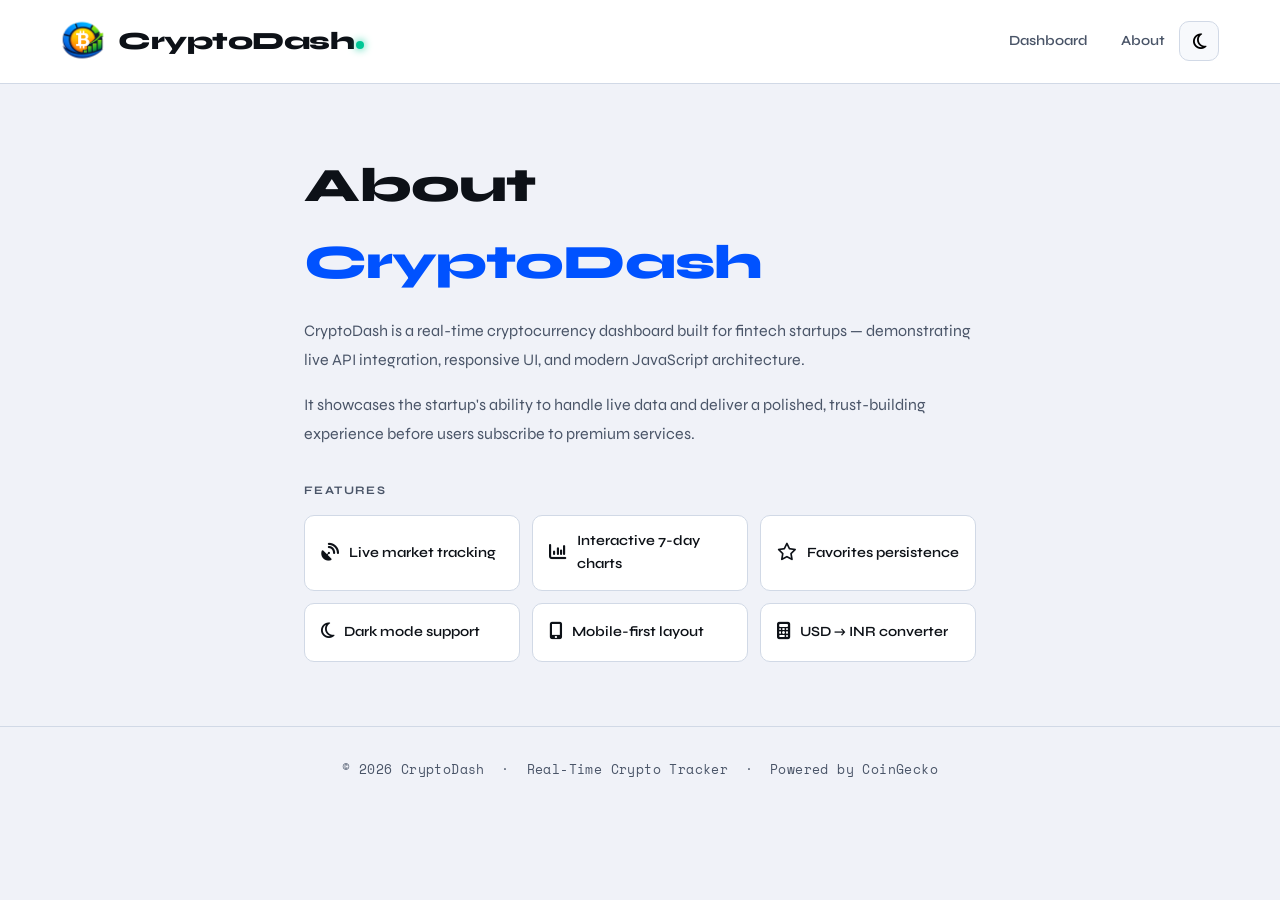
<file: about.html>
<!DOCTYPE html>
<html lang="en">
<head>
  <meta charset="UTF-8">
  <meta name="viewport" content="width=device-width, initial-scale=1.0">
  <title>About – CryptoDash</title>
  <link rel="stylesheet" href="./css/base.css">
  <link rel="stylesheet" href="./css/layout.css">
  <link rel="stylesheet" href="./css/components.css">
  <link rel="stylesheet" href="https://cdnjs.cloudflare.com/ajax/libs/font-awesome/6.5.0/css/all.min.css">
  <link rel="stylesheet" href="./css/about.css">
</head>
<body>

  <div id="header"></div>

  <main class="about-page container">
    <h1>About <span>CryptoDash</span></h1>
    <p>CryptoDash is a real-time cryptocurrency dashboard built for fintech startups — demonstrating live API integration, responsive UI, and modern JavaScript architecture.</p>
    <p>It showcases the startup's ability to handle live data and deliver a polished, trust-building experience before users subscribe to premium services.</p>

    <h2>Features</h2>
    <div class="feature-grid">
      <div class="feature-item"><span class="fi"><i class="fa-solid fa-satellite-dish"></i></span> Live market tracking</div>
      <div class="feature-item"><span class="fi"><i class="fa-solid fa-chart-column"></i></span> Interactive 7-day charts</div>
      <div class="feature-item"><span class="fi"><i class="fa-regular fa-star"></i></span> Favorites persistence</div>
      <div class="feature-item"><span class="fi"><i class="fa-regular fa-moon"></i></span> Dark mode support</div>
      <div class="feature-item"><span class="fi"><i class="fa-solid fa-mobile-screen-button"></i></span> Mobile-first layout</div>
      <div class="feature-item"><span class="fi"><i class="fa-solid fa-calculator"></i></span> USD → INR converter</div>
    </div>
  </main>

  <div id="footer"></div>

  <script src="./js/loader.js"></script>

</body>
</html>
</file>
<file: css/base.css>
@import url('https://fonts.googleapis.com/css2?family=Space+Mono:ital,wght@0,400;0,700;1,400&family=Syne:wght@400;600;700;800&display=swap');

*, *::before, *::after { margin: 0; padding: 0; box-sizing: border-box; }

:root {
  --bg: #f0f2f8;
  --bg2: #e4e8f2;
  --text: #0d1117;
  --text2: #4a5568;
  --card: #ffffff;
  --card2: #f7f9fc;
  --border: #d1d9e6;
  --primary: #0052ff;
  --primary-glow: rgba(0,82,255,0.15);
  --accent: #00c896;
  --accent2: #ff4d4d;
  --mono: 'Space Mono', monospace;
  --sans: 'Syne', sans-serif;
  --shadow: 0 4px 24px rgba(0,0,0,0.07);
  --shadow-hover: 0 8px 32px rgba(0,82,255,0.12);
  --radius: 14px;
}

body.dark {
  --bg: #080d1a;
  --bg2: #0d1526;
  --text: #e8edf7;
  --text2: #8899bb;
  --card: #0f1c35;
  --card2: #0a1628;
  --border: #1e3050;
  --primary: #4d8bff;
  --primary-glow: rgba(77,139,255,0.18);
  --accent: #00ffb0;
  --accent2: #ff5c6a;
  --shadow: 0 4px 24px rgba(0,0,0,0.4);
  --shadow-hover: 0 8px 32px rgba(77,139,255,0.2);
}

body {
  font-family: var(--sans);
  background: var(--bg);
  color: var(--text);
  line-height: 1.6;
  transition: background 0.3s, color 0.3s;
  min-height: 100vh;
}

body.dark {
  background-image:
    radial-gradient(ellipse 800px 600px at 20% 10%, rgba(77,139,255,0.04) 0%, transparent 70%),
    radial-gradient(ellipse 600px 400px at 80% 80%, rgba(0,255,176,0.03) 0%, transparent 70%);
}

img { max-width: 100%; }
button { cursor: pointer; border: none; font-family: var(--sans); }
a { text-decoration: none; color: inherit; }
ul { list-style: none; }
.hidden { display: none !important; }
</file>
<file: css/layout.css>
.container {
  width: 92%;
  max-width: 1240px;
  margin: auto;
}

.nav-wrapper {
  display: flex;
  align-items: center;
  justify-content: space-between;
  gap: 1rem;
}
.fa-sun {
  color: white;
}

.widgets-grid {
  display: grid;
  grid-template-columns: repeat(auto-fit, minmax(260px, 1fr));
  gap: 1.25rem;
  margin-top: 2rem;
}

.chart-section { margin-top: 2rem; }

@media (max-width: 768px) {
  .nav-wrapper { flex-direction: column; gap: 0.75rem; }
}
</file>
<file: css/components.css>
/* ── Header ── */
.site-header {
  background: var(--card);
  border-bottom: 1px solid var(--border);
  padding: 0.65rem 0;
  position: sticky;
  top: 0;
  z-index: 100;
  backdrop-filter: blur(12px);
  -webkit-backdrop-filter: blur(12px);
}
#header {
  position: static;
  top: 0;
  z-index: 100;
}

body.dark .site-header {
  background: rgba(15, 28, 53, 0.85);
}
.logo {
  width: 62px;
  height: 62px;
  border-radius: 8px;
}

.logo-area {
  display: flex;
  align-items: center;
  gap: 0.3rem;
}

.logo-area span {
  font-family: var(--sans);
  font-weight: 800;
  font-size: 1.55rem;
  letter-spacing: -0.5px;
  line-height: 1;
}

.logo-area .logo-dot {
  display: inline-block;
  width: 8px;
  height: 8px;
  background: var(--accent);
  border-radius: 50%;
  margin-left: 2px;
  box-shadow: 0 0 8px var(--accent);
  animation: pulse-dot 2s ease-in-out infinite;
}

@keyframes pulse-dot {
  0%, 100% { opacity: 1; transform: scale(1); }
  50% { opacity: 0.6; transform: scale(0.8); }
}

/* Desktop nav — visible inline above breakpoint */
#mainNav {
  display: flex;
  gap: 0.25rem;
}

#mainNav a {
  font-size: 0.875rem;
  font-weight: 600;
  color: var(--text2);
  padding: 0.4rem 0.9rem;
  border-radius: 8px;
  transition: background 0.2s, color 0.2s;
}

#mainNav a:hover, #mainNav a.active {
  background: var(--primary-glow);
  color: var(--primary);
}

/* Mobile nav — hidden by default, drops below header */
.mobile-nav {
  display: none;
  flex-direction: column;
  gap: 0.25rem;
  padding: 0.75rem 1rem;
  border-top: 1px solid var(--border);
  background: var(--card);
  box-shadow: 0 8px 24px rgba(0,0,0,0.1);
}

body.dark .mobile-nav {
  background: rgba(15, 28, 53, 0.97);
}

.mobile-nav.open { display: flex; }

.mobile-nav a {
  font-size: 0.95rem;
  font-weight: 600;
  color: var(--text2);
  padding: 0.65rem 1rem;
  border-radius: 8px;
  transition: background 0.2s, color 0.2s;
}

.mobile-nav a:hover {
  background: var(--primary-glow);
  color: var(--primary);
}

.header-right {
  display: flex;
  align-items: center;
}

#themeToggle {
  background: var(--card2);
  border: 1px solid var(--border);
  border-radius: 10px;
  width: 40px;
  height: 40px;
  font-size: 1.1rem;
  display: grid;
  place-items: center;
  margin-right: 0.6rem;
  transition: background 0.2s, transform 0.15s;
}

#themeToggle:hover { background: var(--primary-glow); transform: scale(1.08); }

/* Hamburger — hidden on desktop */
#hamburger {
  display: none;
  flex-direction: column;
  justify-content: center;
  gap: 5px;
  background: var(--card2);
  border: 1px solid var(--border);
  border-radius: 10px;
  width: 40px;
  height: 40px;
  padding: 8px;
  transition: background 0.2s;
}

#hamburger span {
  display: block;
  width: 100%;
  height: 2px;
  background: var(--text);
  border-radius: 2px;
  transition: transform 0.3s, opacity 0.3s;
}

#hamburger.open span:nth-child(1) { transform: translateY(7px) rotate(45deg); }
#hamburger.open span:nth-child(2) { opacity: 0; }
#hamburger.open span:nth-child(3) { transform: translateY(-7px) rotate(-45deg); }

/* Breakpoint — swap navs */
@media (max-width: 900px) {
  #mainNav  { display: none; }
  #hamburger { display: flex; }
}
/* ── Footer ── */
.site-footer {
  text-align: center;
  padding: 2rem;
  margin-top: 4rem;
  border-top: 1px solid var(--border);
  font-size: 0.82rem;
  color: var(--text2);
  font-family: var(--mono);
  letter-spacing: 0.03em;
}

/* ── Cards ── */
.card, .widget-card {
  background: var(--card);
  border-radius: var(--radius);
  padding: 1.5rem;
  box-shadow: var(--shadow);
  border: 1px solid var(--border);
  transition: box-shadow 0.25s, transform 0.2s;
}

.card:hover, .widget-card:hover {
  box-shadow: var(--shadow-hover);
  transform: translateY(-2px);
}

.widget-card h2 {
  font-size: 0.72rem;
  font-weight: 700;
  text-transform: uppercase;
  letter-spacing: 0.12em;
  color: var(--text2);
  margin-bottom: 0.75rem;
}

.widget-card ul { margin-top: 0.25rem; }

.widget-card li {
  display: flex;
  justify-content: space-between;
  align-items: center;
  padding: 0.55rem 0;
  border-bottom: 1px solid var(--border);
  font-size: 0.88rem;
  gap: 0.5rem;
}

.widget-card li:last-child { border-bottom: none; }

.widget-card li .coin-name { font-weight: 600; }

.widget-card li .coin-change {
  font-family: var(--mono);
  font-size: 0.8rem;
  font-weight: 700;
  padding: 0.2rem 0.5rem;
  border-radius: 6px;
}

.gain { color: var(--accent); background: rgba(0,200,150,0.1); }
.loss { color: var(--accent2); background: rgba(255,77,77,0.1); }

/* ── Loading ── */
.loading {
  text-align: center;
  padding: 3rem 0;
}

.spinner {
  width: 44px;
  height: 44px;
  border: 3px solid var(--border);
  border-top: 3px solid var(--primary);
  border-radius: 50%;
  animation: spin 0.8s linear infinite;
  margin: 0 auto 1rem;
}

@keyframes spin { to { transform: rotate(360deg); } }

.error {
  color: var(--accent2);
  font-weight: 600;
  font-family: var(--mono);
  font-size: 0.85rem;
  padding: 1rem;
  background: rgba(255,77,77,0.08);
  border: 1px solid rgba(255,77,77,0.2);
  border-radius: 10px;
  margin-top: 1rem;
}
</file>
<file: css/about.css>
.about-page {
      max-width: 720px;
      margin: 4rem auto;
      padding: 0 1.5rem;
    }
    .about-page h1 {
      font-size: clamp(2rem, 5vw, 3rem);
      font-weight: 800;
      letter-spacing: -1px;
      margin-bottom: 1rem;
    }
    .about-page h1 span { color: var(--primary); }
    .about-page p {
      color: var(--text2);
      font-size: 1rem;
      margin-bottom: 1rem;
      line-height: 1.8;
    }
    .about-page h2 {
      font-size: 0.72rem;
      font-weight: 700;
      text-transform: uppercase;
      letter-spacing: 0.12em;
      color: var(--text2);
      margin: 2rem 0 1rem;
    }
    .feature-grid {
      display: grid;
      grid-template-columns: repeat(auto-fit, minmax(200px, 1fr));
      gap: 0.75rem;
    }
    .feature-item {
      background: var(--card);
      border: 1px solid var(--border);
      border-radius: 10px;
      padding: 0.9rem 1rem;
      font-size: 0.88rem;
      font-weight: 600;
      display: flex;
      align-items: center;
      gap: 0.6rem;
      transition: transform 0.2s, box-shadow 0.2s;
    }
    .feature-item:hover {
      transform: translateY(-2px);
      box-shadow: var(--shadow-hover);
    }
    .feature-item .fi { font-size: 1.1rem; }
</file>
